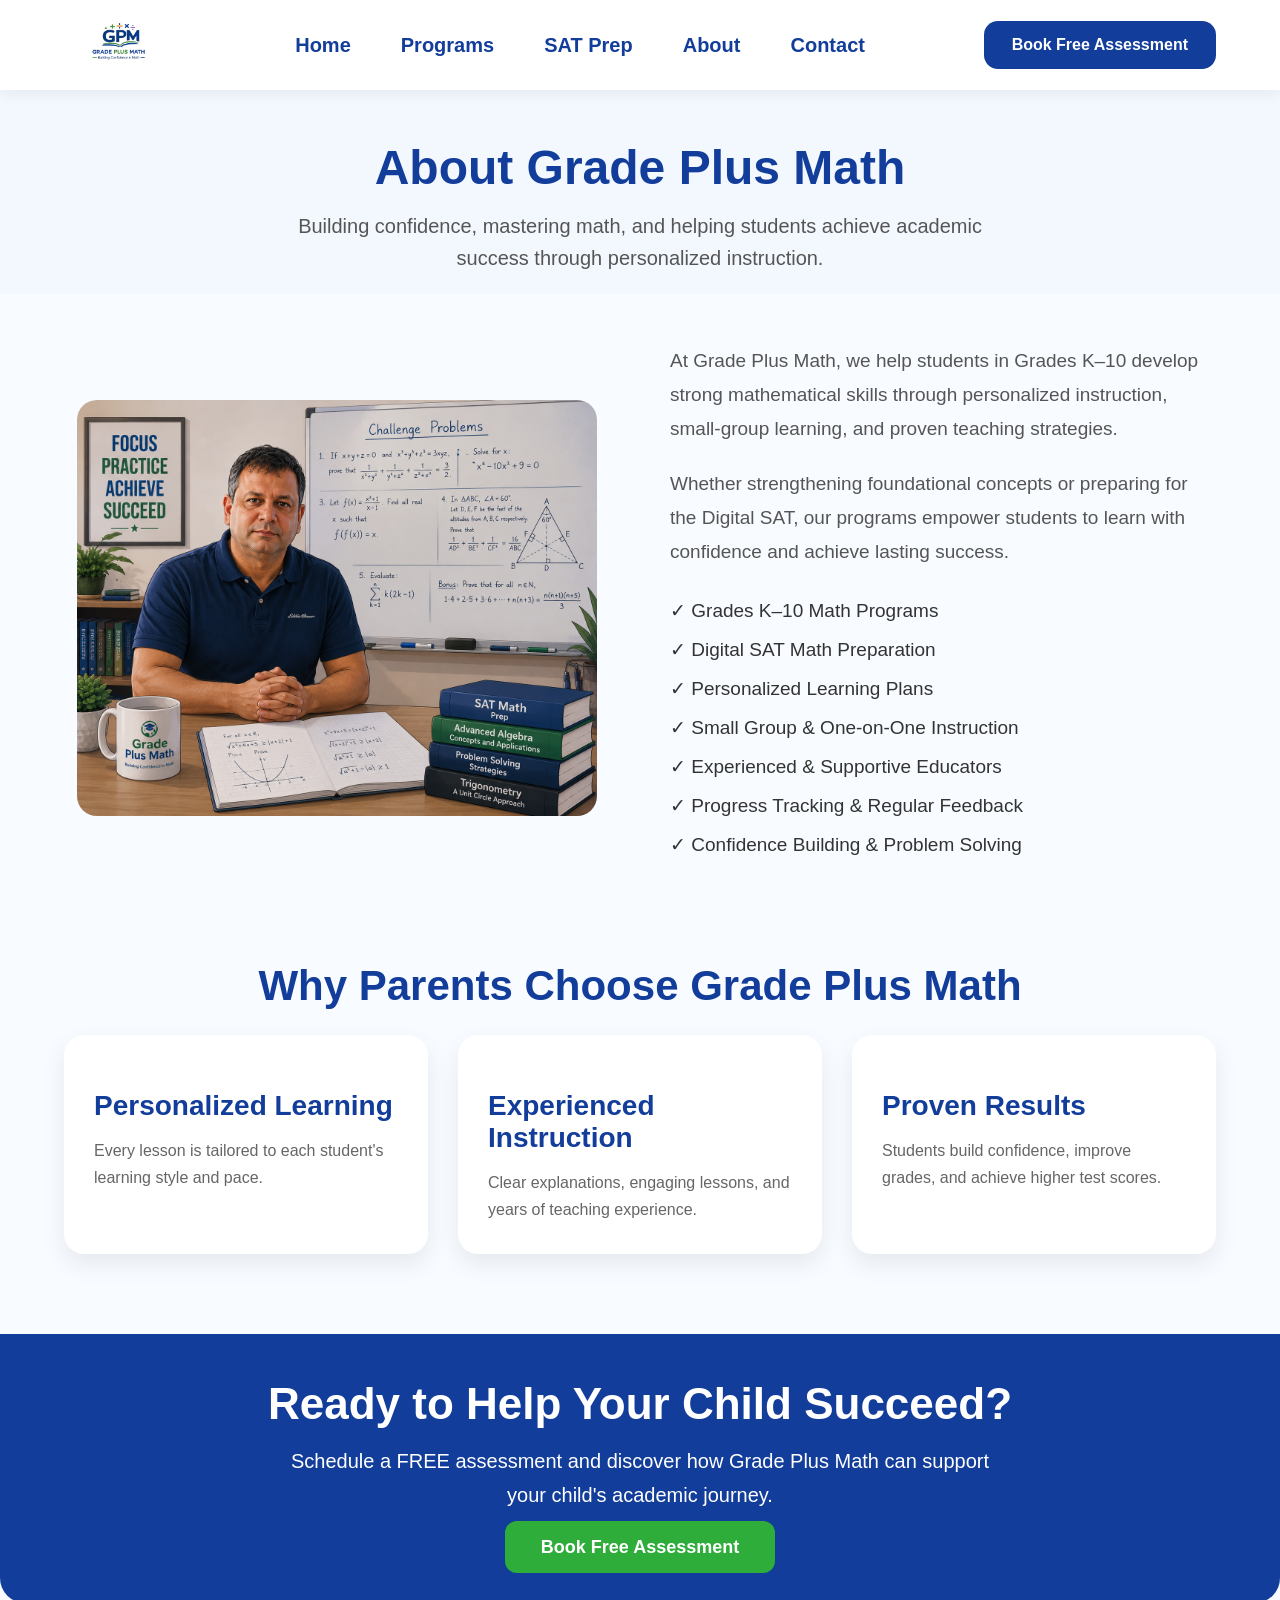
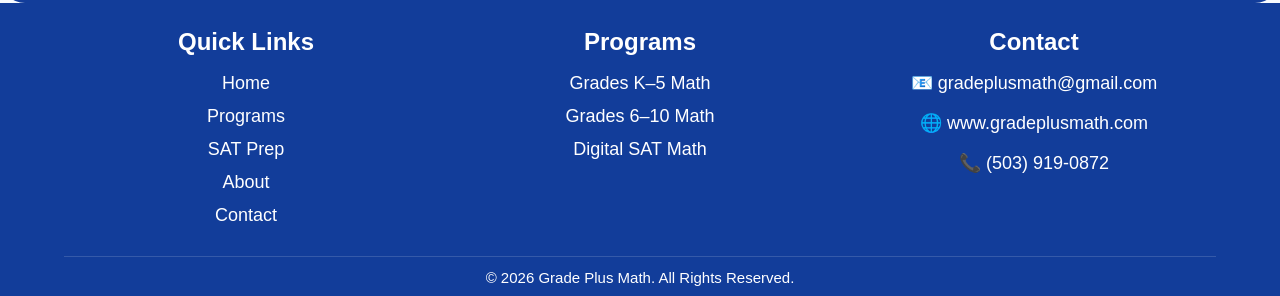
<file: about.html>
<!DOCTYPE html>
<html lang="en">

<head>

    <meta charset="UTF-8">
    <meta name="viewport" content="width=device-width, initial-scale=1.0">

    <title>Grade Plus Math</title>

    <link rel="stylesheet" href="css/style.css">

</head>

<body>

    <!-- ===== HEADER START ===== -->
   <header>

    <div class="container">

        <div class="logo">
            <img src="images/logo.png" alt="Grade Plus Math Logo">
        </div>

        <nav>

    <ul class="nav-links">

        <li><a href="index.html">Home</a></li>

        <li><a href="programs.html">Programs</a></li>

        <li><a href="sat-prep.html">SAT Prep</a></li>

        <li><a href="about.html">About</a></li>

        <li><a href="contact.html">Contact</a></li>

    </ul>

</nav>

        <a href="#" class="btn">Book Free Assessment</a>

    </div>   <!-- ← THIS WAS MISSING -->

</header>
    <!-- ===== HEADER END ===== -->
<!-- ==========================
     ABOUT HERO
========================== -->

<section class="page-hero">

    <div class="container">

        <h1>About Grade Plus Math</h1>

        <p>
            Building confidence, mastering math, and helping students achieve
            academic success through personalized instruction.
        </p>

    </div>

</section>

<!-- ==========================
     ABOUT US
========================== -->

<section class="program-details">

    <div class="container program-row">

        <!-- Left Image -->
        <div class="program-image">
            <img src="images/about-teacher.png" alt="Grade Plus Math">
        </div>

        <div class="about-content">   
    
    <p>
        At Grade Plus Math, we help students in Grades K–10 develop
        strong mathematical skills through personalized instruction,
        small-group learning, and proven teaching strategies.
    </p>

    <p>
        Whether strengthening foundational concepts or preparing
        for the Digital SAT, our programs empower students to
        learn with confidence and achieve lasting success.
    </p>

    <ul class="about-list">
        <li>✓ Grades K–10 Math Programs</li>
        <li>✓ Digital SAT Math Preparation</li>
        <li>✓ Personalized Learning Plans</li>
        <li>✓ Small Group & One-on-One Instruction</li>
        <li>✓ Experienced & Supportive Educators</li>
        <li>✓ Progress Tracking & Regular Feedback</li>
        <li>✓ Confidence Building & Problem Solving</li>
    </ul>

</div>



</section>
<section class="programs">

    <div class="container">

        <h2 class="section-title">
            Why Parents Choose Grade Plus Math
        </h2>

        <div class="program-grid">

            <div class="program-card">
                <h3>Personalized Learning</h3>
                <p>Every lesson is tailored to each student's learning style and pace.</p>
            </div>

            <div class="program-card">
                <h3>Experienced Instruction</h3>
                <p>Clear explanations, engaging lessons, and years of teaching experience.</p>
            </div>

            <div class="program-card">
                <h3>Proven Results</h3>
                <p>Students build confidence, improve grades, and achieve higher test scores.</p>
            </div>

        </div>

    </div>

</section>



<section class="cta">

    <div class="container">

        <h2>Ready to Help Your Child Succeed?</h2>

        <p>
            Schedule a FREE assessment and discover how Grade Plus Math
            can support your child's academic journey.
        </p>

        <a href="contact.html#assessment-form" class="btn">
            Book Free Assessment
        </a>

    </div>

</section>

<footer class="footer">

    <div class="container">

        <div class="footer-grid">

            <!-- Quick Links -->
            <div class="footer-column">

                <h3>Quick Links</h3>

                <a href="index.html">Home</a>
                <a href="programs.html">Programs</a>
                <a href="sat-prep.html">SAT Prep</a>
                <a href="about.html">About</a>
                <a href="contact.html">Contact</a>

            </div>

            <!-- Programs -->
            <div class="footer-column">

                <h3>Programs</h3>

                <a href="programs.html#k5">Grades K–5 Math</a>
                <a href="programs.html#middle">Grades 6–10 Math</a>
                <a href="sat-prep.html">Digital SAT Math</a>

            </div>

            <!-- Contact -->
            <div class="footer-column">

                <h3>Contact</h3>

                <p>📧 gradeplusmath@gmail.com</p>
                <p>🌐 www.gradeplusmath.com</p>
                <p>📞 (503) 919-0872</p>

            </div>

        </div>

        <div class="footer-bottom">
            © 2026 Grade Plus Math. All Rights Reserved.
        </div>

    </div>

</footer>

</body>

</html>
</file>
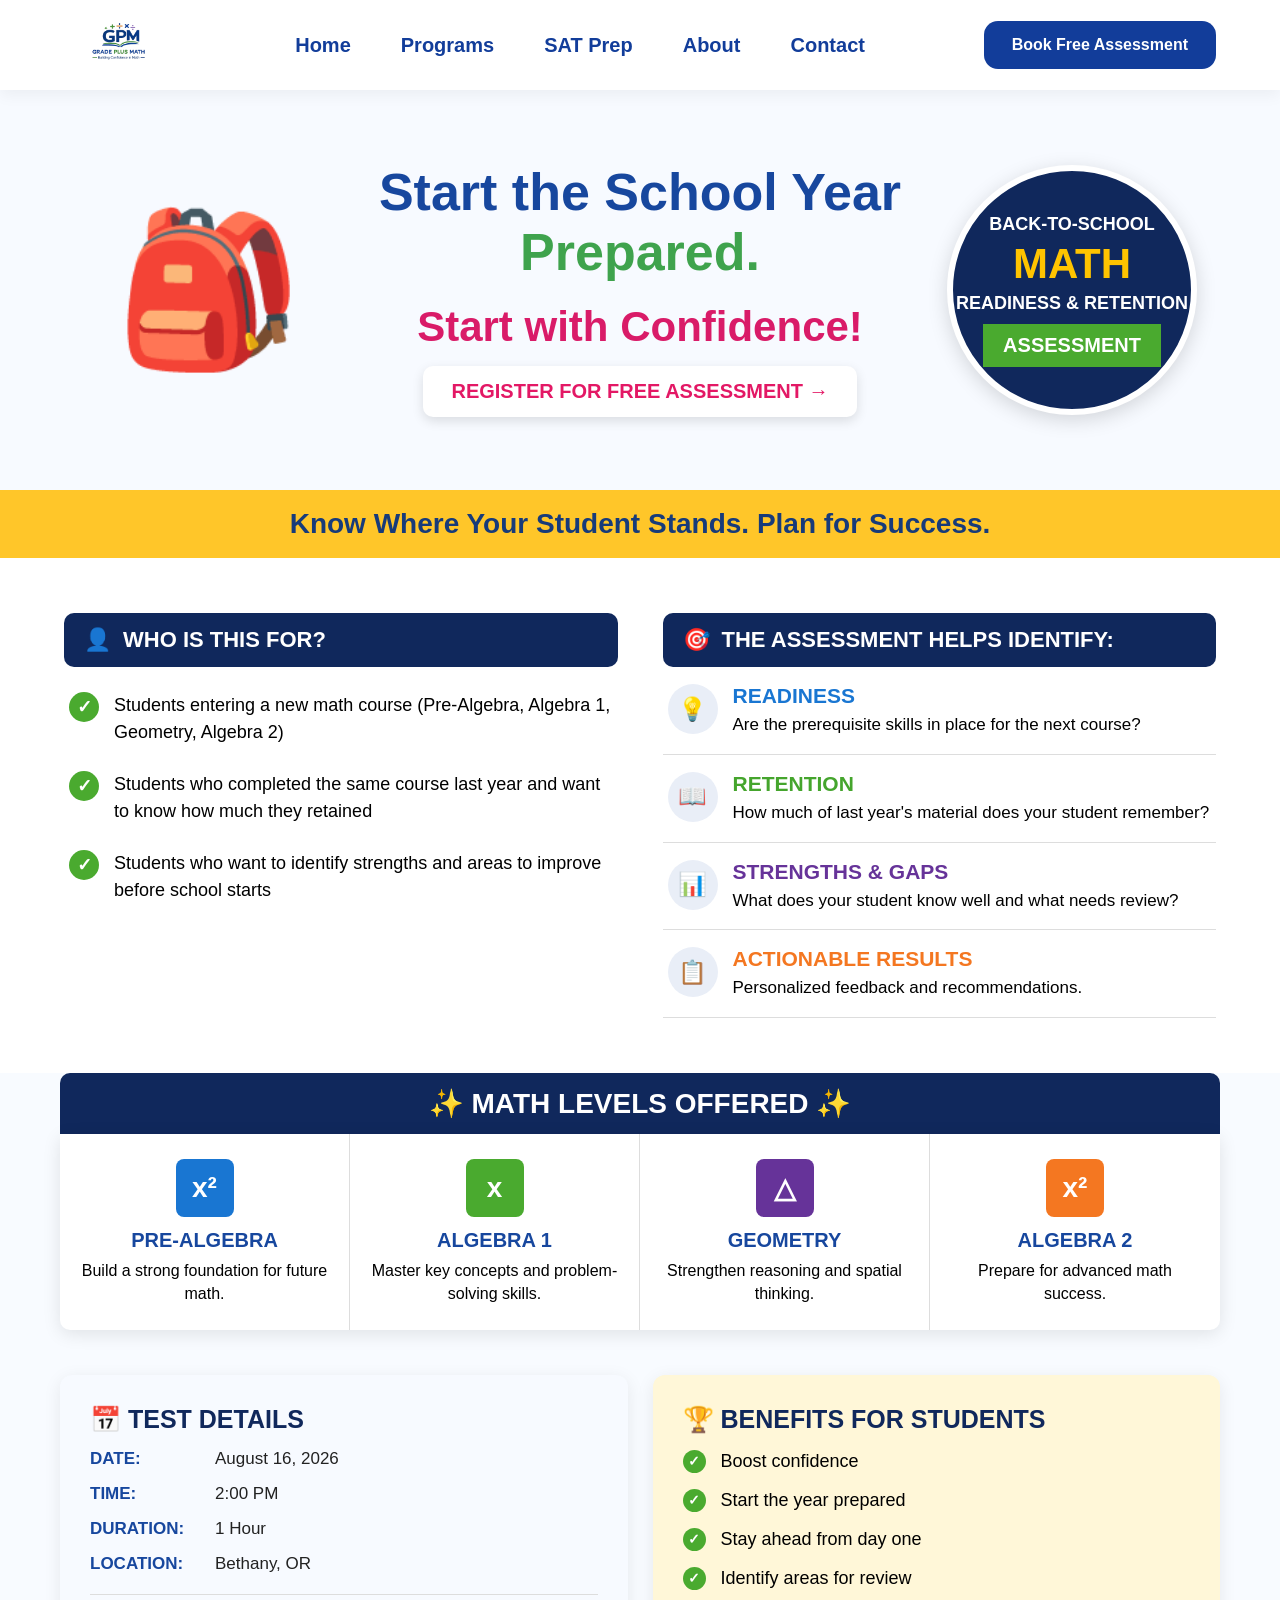
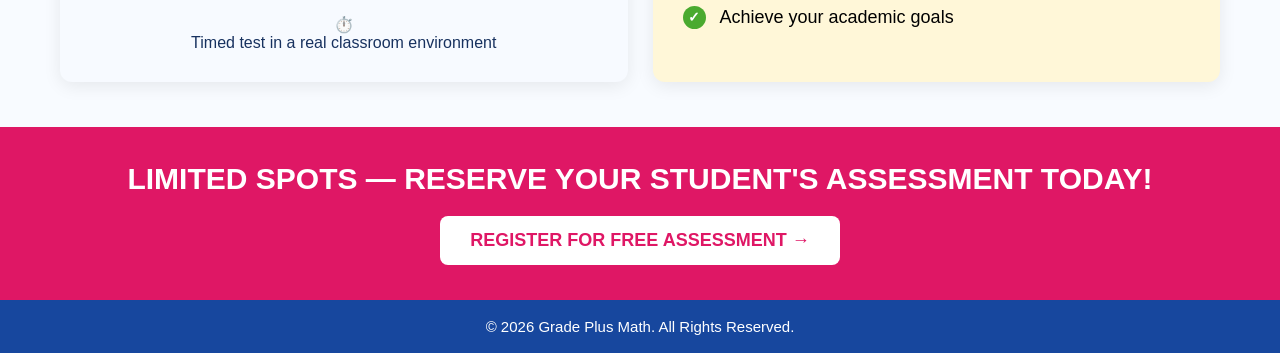
<file: assessment.html>
<!DOCTYPE html>
<html lang="en">

<head>

    <meta charset="UTF-8">

    <meta name="viewport" content="width=device-width, initial-scale=1.0">

    <title>Back-to-School Math Assessment | Grade Plus Math</title>

    <!-- Main Website CSS -->
    <link rel="stylesheet" href="css/style.css">

    <!-- Assessment Page CSS -->
    <link rel="stylesheet" href="css/assessment.css">

</head>


<body>


<!-- =====================================================
     HEADER
===================================================== -->

<header>

    <div class="container">

        <!-- Logo -->

        <div class="logo">

            <img
                src="images/logo.png"
                alt="Grade Plus Math"
            >

        </div>


        <!-- Navigation -->

        <nav>

            <ul class="nav-links">

                <li>
                    <a href="index.html">
                        Home
                    </a>
                </li>

                <li>
                    <a href="programs.html">
                        Programs
                    </a>
                </li>

                <li>
                    <a href="sat-prep.html">
                        SAT Prep
                    </a>
                </li>

                <li>
                    <a href="about.html">
                        About
                    </a>
                </li>

                <li>
                    <a href="contact.html">
                        Contact
                    </a>
                </li>

            </ul>

        </nav>


        <!-- Header Button -->

        <a
            href="contact.html#assessment-form"
            class="btn"
        >
            Book Free Assessment
        </a>

    </div>

</header>



<!-- =====================================================
     HERO SECTION
===================================================== -->

<section class="assessment-hero">


    <!-- Backpack -->

    <div class="hero-backpack">

        🎒

    </div>



    <!-- Main Message -->

    <div class="hero-message">

        <h1>

            Start the School Year

            <span>
                Prepared.
            </span>

        </h1>


        <h2>

            Start with

            <strong>
                Confidence!
            </strong>

        </h2>

       <a href="contact.html#assessment-form"
       class="hero-register-btn">
        REGISTER FOR FREE ASSESSMENT →
    </a>

    </div>

    <!-- Assessment Badge -->

    <div class="assessment-badge">

        <div>
            BACK-TO-SCHOOL
        </div>

        <strong>
            MATH
        </strong>

        <div>
            READINESS & RETENTION
        </div>

        <span>
            ASSESSMENT
        </span>

    </div>


</section>



<!-- =====================================================
     INTRO BAR
===================================================== -->

<section class="assessment-intro">

    <h2>

        Know Where Your Student Stands.
        Plan for Success.

    </h2>

</section>



<!-- =====================================================
     WHO IS THIS FOR / ASSESSMENT IDENTIFIES
===================================================== -->

<section class="assessment-main">

    <div class="assessment-columns">


        <!-- ================= LEFT COLUMN ================= -->

        <div class="info-panel">


            <div class="panel-title">

                👤

                <span>
                    WHO IS THIS FOR?
                </span>

            </div>



            <!-- Student Type 1 -->

            <div class="check-item">

                <span>
                    ✓
                </span>

                <p>

                    Students entering a new math course
                    (Pre-Algebra, Algebra 1, Geometry,
                    Algebra 2)

                </p>

            </div>



            <!-- Student Type 2 -->

            <div class="check-item">

                <span>
                    ✓
                </span>

                <p>

                    Students who completed the same
                    course last year and want to know
                    how much they retained

                </p>

            </div>



            <!-- Student Type 3 -->

            <div class="check-item">

                <span>
                    ✓
                </span>

                <p>

                    Students who want to identify
                    strengths and areas to improve
                    before school starts

                </p>

            </div>


        </div>



        <!-- ================= RIGHT COLUMN ================= -->

        <div class="info-panel">


            <div class="panel-title">

                🎯

                <span>
                    THE ASSESSMENT HELPS IDENTIFY:
                </span>

            </div>



            <!-- Readiness -->

            <div class="result-item blue">

                <div class="result-icon">
                    💡
                </div>

                <div>

                    <h3>
                        READINESS
                    </h3>

                    <p>

                        Are the prerequisite skills
                        in place for the next course?

                    </p>

                </div>

            </div>



            <!-- Retention -->

            <div class="result-item green">

                <div class="result-icon">
                    📖
                </div>

                <div>

                    <h3>
                        RETENTION
                    </h3>

                    <p>

                        How much of last year's material
                        does your student remember?

                    </p>

                </div>

            </div>



            <!-- Strengths -->

            <div class="result-item purple">

                <div class="result-icon">
                    📊
                </div>

                <div>

                    <h3>
                        STRENGTHS & GAPS
                    </h3>

                    <p>

                        What does your student know well
                        and what needs review?

                    </p>

                </div>

            </div>



            <!-- Actionable Results -->

            <div class="result-item orange">

                <div class="result-icon">
                    📋
                </div>

                <div>

                    <h3>
                        ACTIONABLE RESULTS
                    </h3>

                    <p>

                        Personalized feedback and
                        recommendations.

                    </p>

                </div>

            </div>


        </div>

    </div>

</section>



<!-- =====================================================
     MATH LEVELS
===================================================== -->

<section class="math-level-section">


    <!-- Section Header -->

    <div class="section-banner">

        ✨ MATH LEVELS OFFERED ✨

    </div>



    <div class="math-level-grid">


        <!-- Pre-Algebra -->

        <div class="math-level">

            <div class="math-icon blue-icon">
                x²
            </div>

            <h3>
                PRE-ALGEBRA
            </h3>

            <p>

                Build a strong foundation
                for future math.

            </p>

        </div>



        <!-- Algebra 1 -->

        <div class="math-level">

            <div class="math-icon green-icon">
                x
            </div>

            <h3>
                ALGEBRA 1
            </h3>

            <p>

                Master key concepts and
                problem-solving skills.

            </p>

        </div>



        <!-- Geometry -->

        <div class="math-level">

            <div class="math-icon purple-icon">
                △
            </div>

            <h3>
                GEOMETRY
            </h3>

            <p>

                Strengthen reasoning
                and spatial thinking.

            </p>

        </div>



        <!-- Algebra 2 -->

        <div class="math-level">

            <div class="math-icon orange-icon">
                x²
            </div>

            <h3>
                ALGEBRA 2
            </h3>

            <p>

                Prepare for advanced
                math success.

            </p>

        </div>


    </div>

</section>



<!-- =====================================================
     TEST DETAILS + BENEFITS
===================================================== -->

<section class="details-section">


    <!-- ================= TEST DETAILS ================= -->

    <div class="details-box">

        <h2>
            📅 TEST DETAILS
        </h2>


        <div class="detail-row">

            <strong>
                DATE:
            </strong>

            <span>
                August 16, 2026
            </span>

        </div>



        <div class="detail-row">

            <strong>
                TIME:
            </strong>

            <span>
                2:00 PM
            </span>

        </div>



        <div class="detail-row">

            <strong>
                DURATION:
            </strong>

            <span>
                1 Hour
            </span>

        </div>



        <div class="detail-row">

            <strong>
                LOCATION:
            </strong>

            <span>
                Bethany, OR
            </span>

        </div>



        <div class="timed-test">

            ⏱️

            <br>

            Timed test in a
            real classroom
            environment

        </div>

    </div>



    <!-- ================= BENEFITS ================= -->

    <div class="benefits-box">

        <h2>
            🏆 BENEFITS FOR STUDENTS
        </h2>


        <ul>

            <li>
                Boost confidence
            </li>

            <li>
                Start the year prepared
            </li>

            <li>
                Stay ahead from day one
            </li>

            <li>
                Identify areas for review
            </li>

            <li>
                Achieve your academic goals
            </li>

        </ul>

    </div>


</section>



<!-- =====================================================
     CALL TO ACTION
===================================================== -->

<section class="assessment-cta">


    <h2>

        LIMITED SPOTS —
        RESERVE YOUR STUDENT'S
        ASSESSMENT TODAY!

    </h2>



    <a
        href="contact.html#assessment-form"
    >

        REGISTER FOR FREE ASSESSMENT →

    </a>


</section>



<!-- =====================================================
     FOOTER
===================================================== -->

<footer class="assessment-footer">

    <p>

        © 2026 Grade Plus Math.
        All Rights Reserved.

    </p>

</footer>



</body>

</html>
</file>
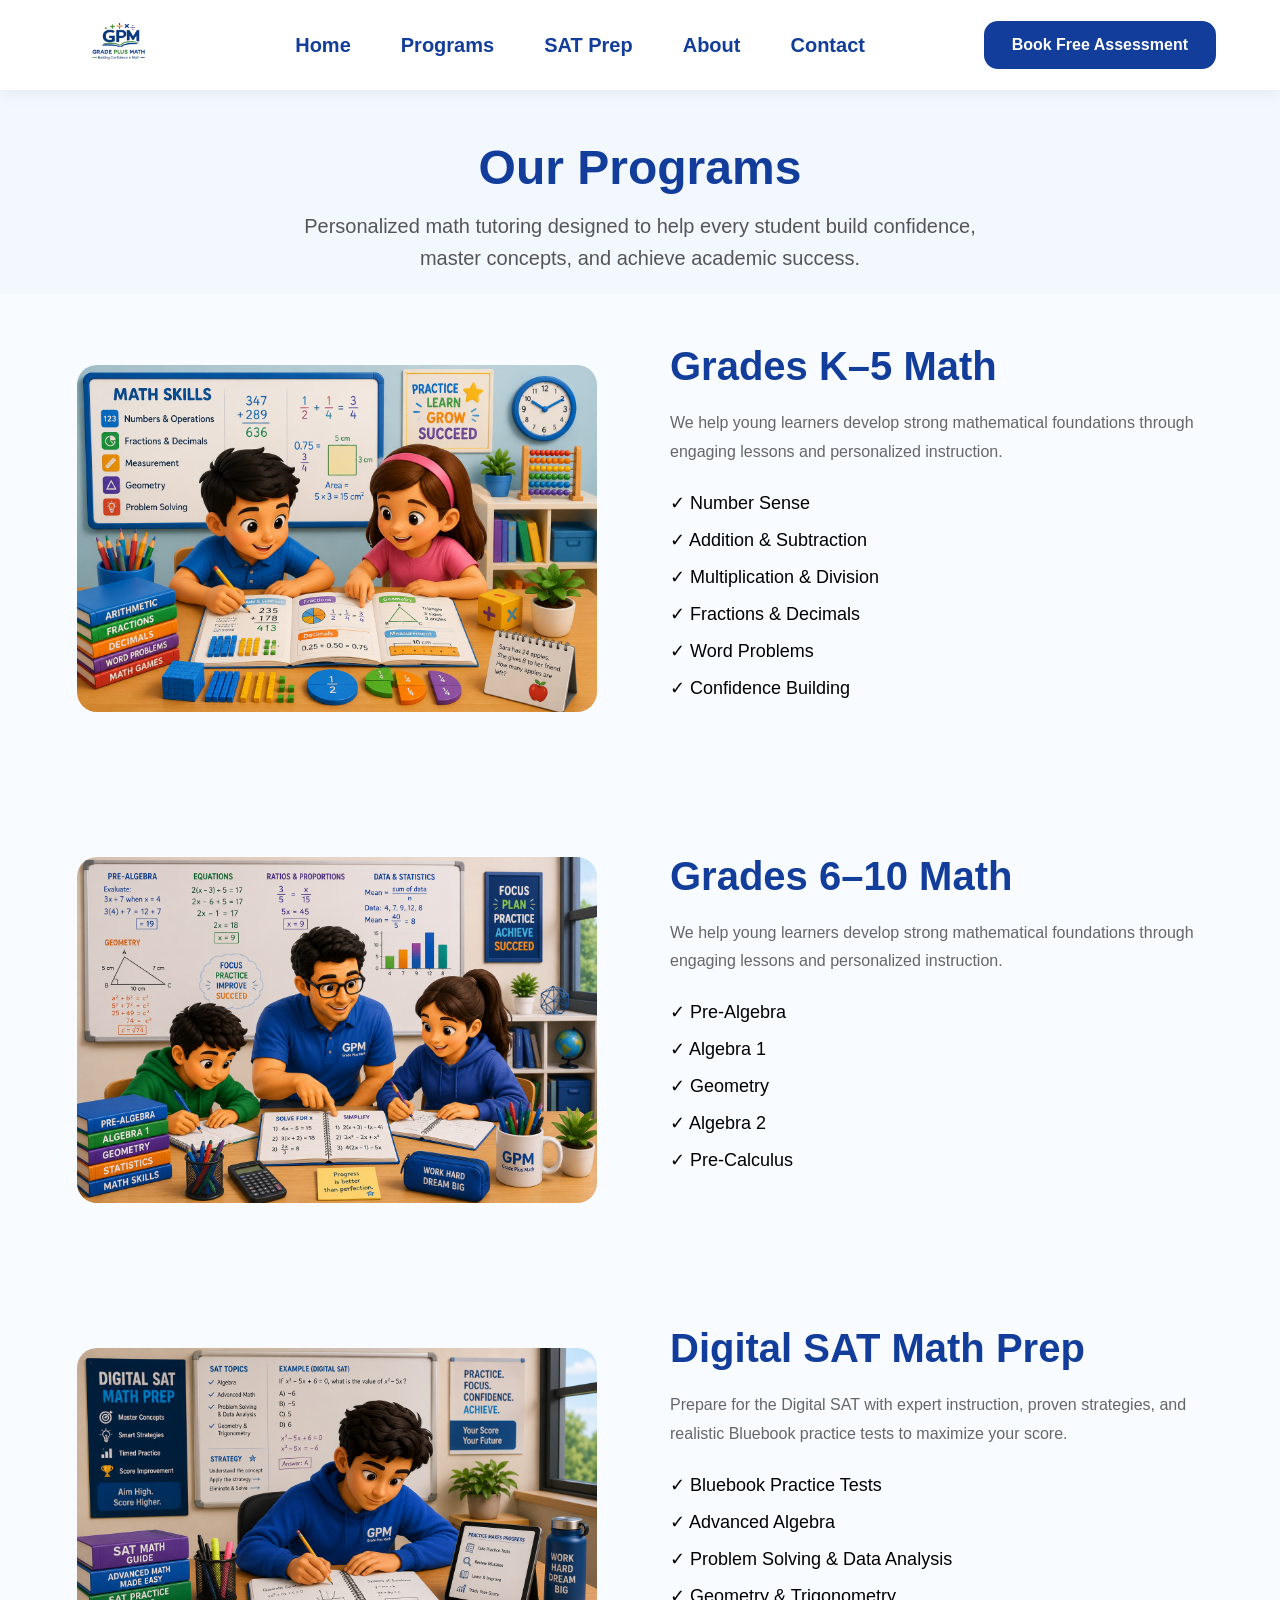
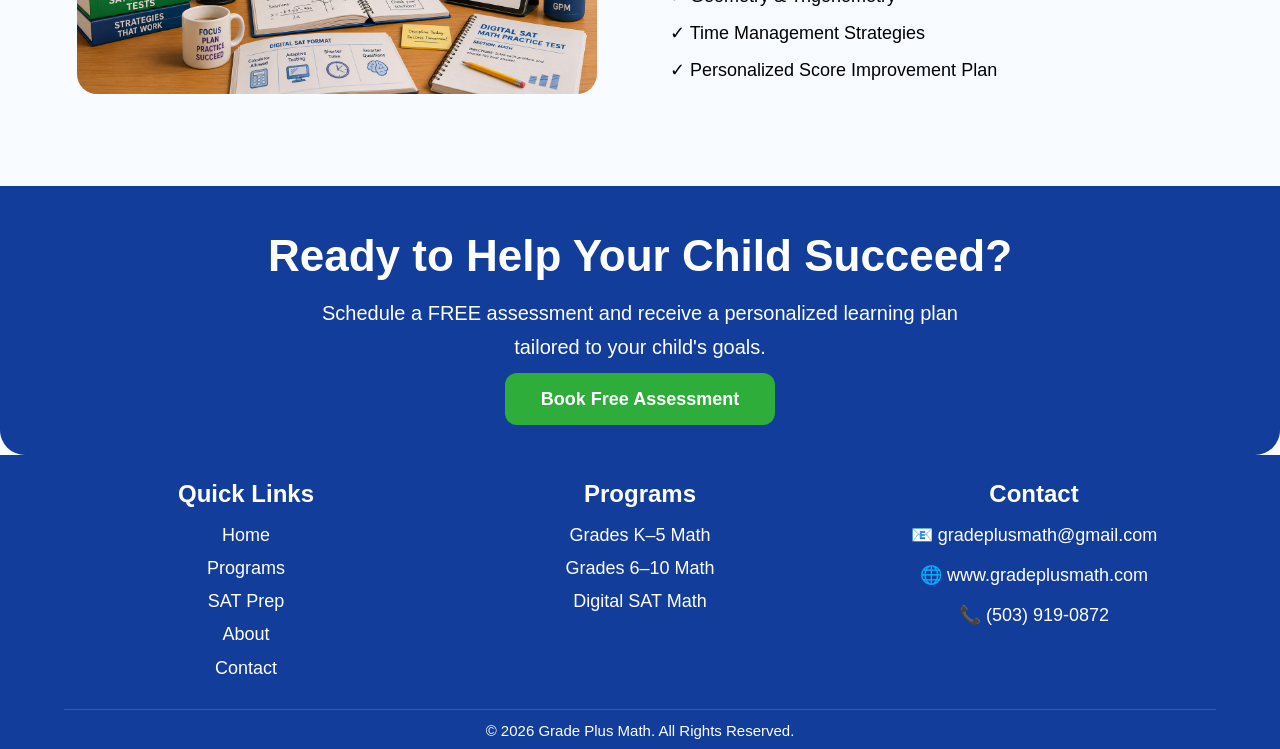
<file: programs.html>
<!DOCTYPE html>
<html lang="en">

<head>

    <meta charset="UTF-8">
    <meta name="viewport" content="width=device-width, initial-scale=1.0">

    <title>Grade Plus Math</title>

    <link rel="stylesheet" href="css/style.css">

</head>

<body>

    <!-- ===== HEADER START ===== -->
   <header>

    <div class="container">

        <div class="logo">
            <img src="images/logo.png" alt="Grade Plus Math Logo">
        </div>

        <nav>

    <ul class="nav-links">

        <li><a href="index.html">Home</a></li>

        <li><a href="programs.html">Programs</a></li>

        <li><a href="sat-prep.html">SAT Prep</a></li>

        <li><a href="about.html">About</a></li>

        <li><a href="contact.html">Contact</a></li>

    </ul>

</nav>

        <a href="contact.html#assessment-form" class="btn">
            Book Free Assessment
        </a>

    </div>   <!-- ← THIS WAS MISSING -->

</header>
    <!-- ===== HEADER END ===== -->


   <section class="page-hero">

    <div class="container">

        <h1>Our Programs</h1>

        <p>
            Personalized math tutoring designed to help every student
            build confidence, master concepts, and achieve academic success.
        </p>

    </div>

</section>

<section class="program-details">

    <div class="container program-row">

        <div class="program-image">

            <img src="images/k5.png" alt="Grades K–5 Math">

        </div>

        <div class="program-content">

            <h2>Grades K–5 Math</h2>

            <p>
                We help young learners develop strong mathematical
                foundations through engaging lessons and personalized instruction.
            </p>

            <ul>

                <li>✓ Number Sense</li>

                <li>✓ Addition & Subtraction</li>

                <li>✓ Multiplication & Division</li>

                <li>✓ Fractions & Decimals</li>

                <li>✓ Word Problems</li>

                <li>✓ Confidence Building</li>

            </ul>            

        </div>

    </div>

</section>

<section class="program-details">

    <div class="container program-row">

        <div class="program-image">

            <img src="images/middle-school.png" alt="Grades 6–10 Math">
        </div>

        <div class="program-content">

            <h2>Grades 6–10 Math</h2>

            <p>
                We help young learners develop strong mathematical
                foundations through engaging lessons and personalized instruction.
            </p>

            <ul>
                <li>✓ Pre-Algebra</li> 
                <li>✓ Algebra 1</li>                  
                <li>✓ Geometry</li>
                <li>✓ Algebra 2</li>
                <li>✓ Pre-Calculus</li>
            </ul>           

        </div>

    </div>

</section>

<!-- ==========================
     DIGITAL SAT PROGRAM
========================== -->

<section class="program-details">

    <div class="container program-row">

        <div class="program-image">

            <img src="images/sat.png" alt="Digital SAT Math Prep">

        </div>

        <div class="program-content">

            <h2>Digital SAT Math Prep</h2>

            <p>
                Prepare for the Digital SAT with expert instruction, proven
                strategies, and realistic Bluebook practice tests to maximize
                your score.
            </p>

            <ul>
                <li>✓ Bluebook Practice Tests</li>
                <li>✓ Advanced Algebra</li>
                <li>✓ Problem Solving & Data Analysis</li>
                <li>✓ Geometry & Trigonometry</li>
                <li>✓ Time Management Strategies</li>
                <li>✓ Personalized Score Improvement Plan</li>
            </ul>       

        </div>

    </div>

</section>
<!-- ==========================
     CALL TO ACTION
========================== -->

<section class="cta">

    <div class="container">

        <h2>Ready to Help Your Child Succeed?</h2>

        <p>
            Schedule a FREE assessment and receive a personalized learning plan
            tailored to your child's goals.
        </p>

        <a href="contact.html#assessment-form" class="btn">
            Book Free Assessment
        </a>
      </div>

</section>

<footer class="footer">

    <div class="container">

        <div class="footer-grid">

            <!-- Quick Links -->
            <div class="footer-column">

                <h3>Quick Links</h3>

                <a href="index.html">Home</a>
                <a href="programs.html">Programs</a>
                <a href="sat-prep.html">SAT Prep</a>
                <a href="about.html">About</a>
                <a href="contact.html">Contact</a>

            </div>

            <!-- Programs -->
            <div class="footer-column">

                <h3>Programs</h3>

                <a href="programs.html#k5">Grades K–5 Math</a>
                <a href="programs.html#middle">Grades 6–10 Math</a>
                <a href="sat-prep.html">Digital SAT Math</a>

            </div>

            <!-- Contact -->
            <div class="footer-column">

                <h3>Contact</h3>

                <p>📧 gradeplusmath@gmail.com</p>
                <p>🌐 www.gradeplusmath.com</p>
                <p>📞 (503) 919-0872</p>

            </div>

        </div>

        <div class="footer-bottom">
            © 2026 Grade Plus Math. All Rights Reserved.
        </div>

    </div>

</footer>
</body>
</html>
</file>
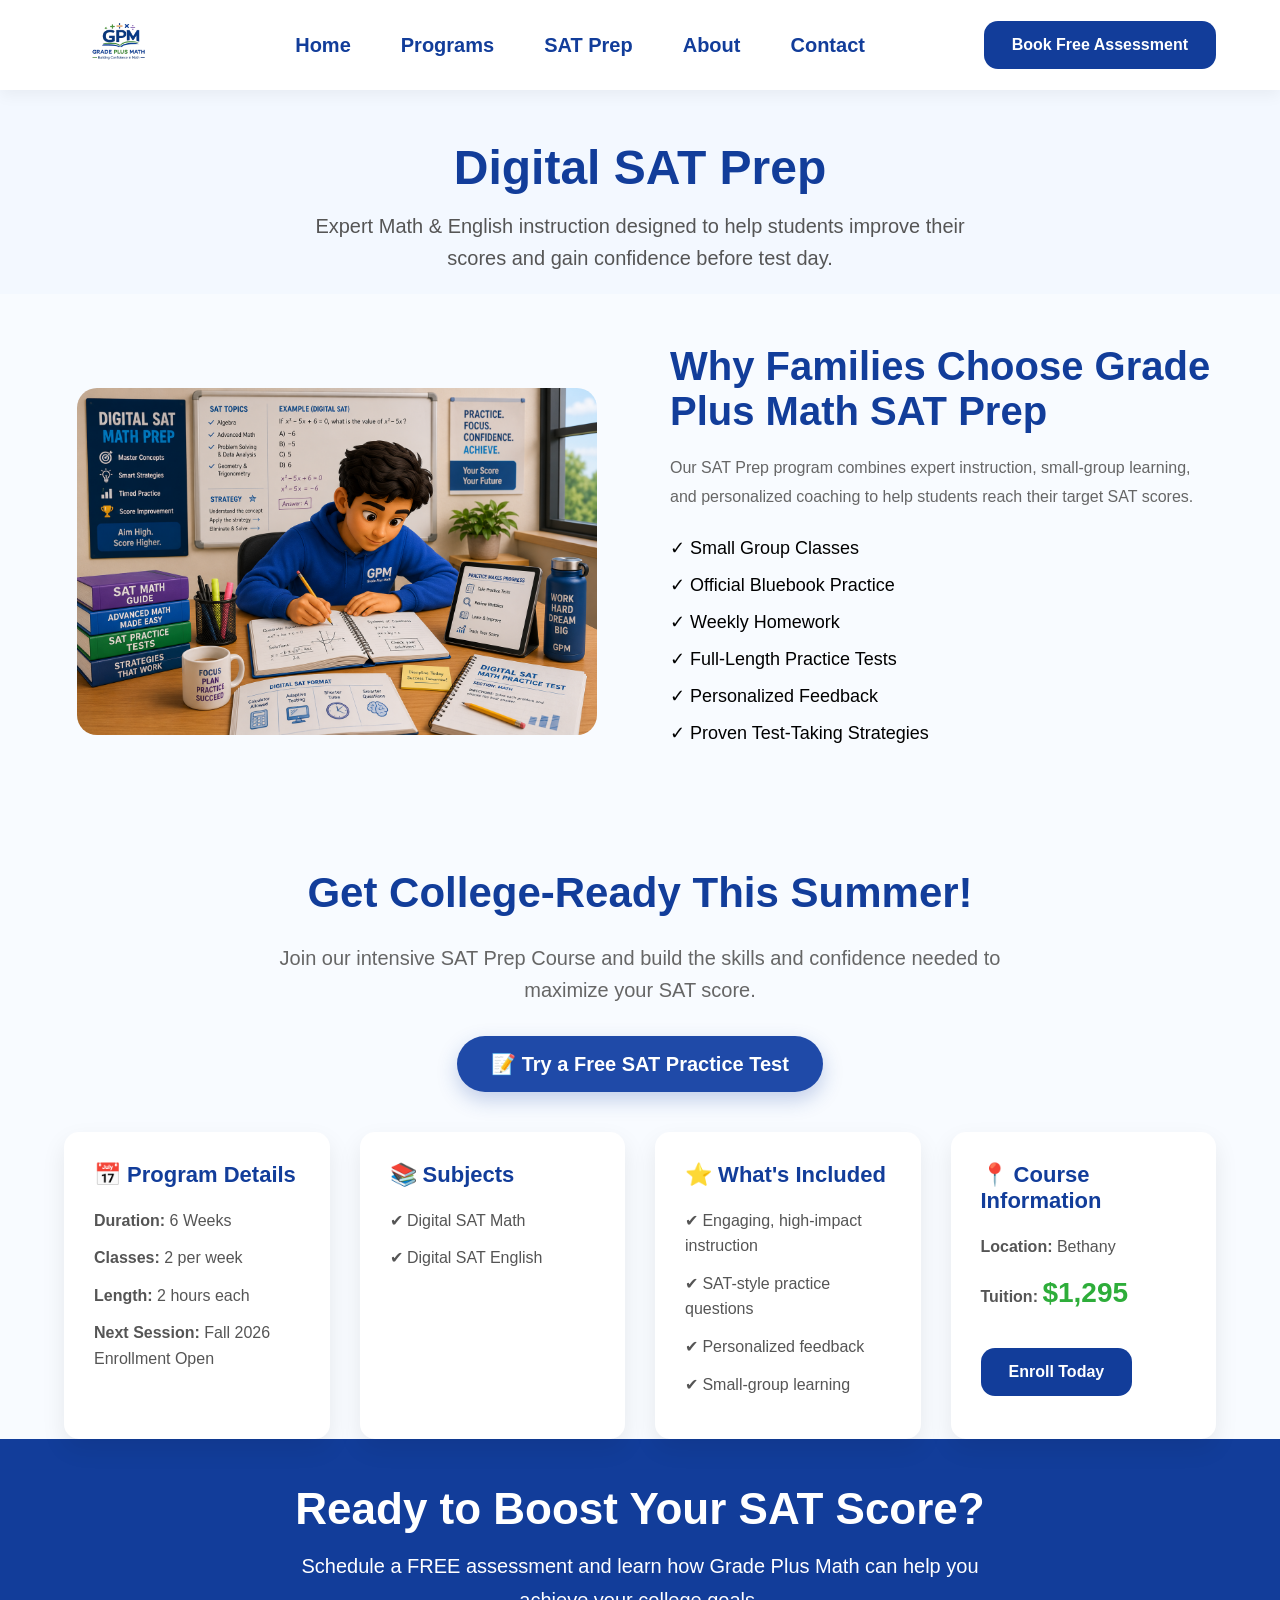
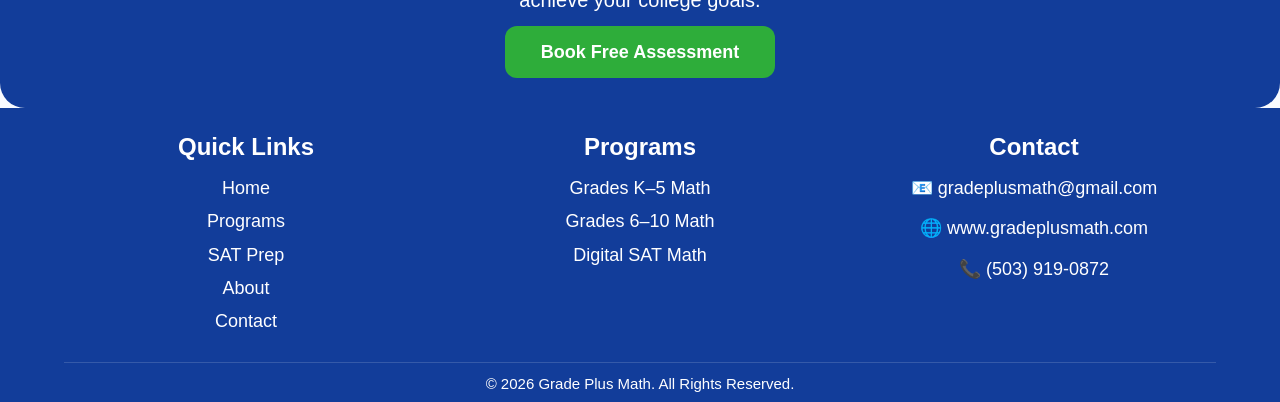
<file: sat-prep.html>
<!DOCTYPE html>
<html lang="en">

<head>

    <meta charset="UTF-8">
    <meta name="viewport" content="width=device-width, initial-scale=1.0">

    <title>Grade Plus Math</title>

    <link rel="stylesheet" href="css/style.css">

</head>

<body>

    <!-- ===== HEADER START ===== -->
   <header>

    <div class="container">

        <div class="logo">
            <img src="images/logo.png" alt="Grade Plus Math Logo">
        </div>

        <nav>

    <ul class="nav-links">

        <li><a href="index.html">Home</a></li>

        <li><a href="programs.html">Programs</a></li>

        <li><a href="sat-prep.html">SAT Prep</a></li>

        <li><a href="about.html">About</a></li>

        <li><a href="contact.html">Contact</a></li>

    </ul>

</nav>

        <a href="contact.html#assessment-form" class="btn">
            Book Free Assessment
        </a>

    </div>   <!-- ← THIS WAS MISSING -->

</header>
    <!-- ===== HEADER END ===== -->
<!-- ==========================
     SAT HERO
========================== -->

<section class="page-hero">

    <div class="container">

        <h1>Digital SAT Prep</h1>

        <p>
            Expert Math & English instruction designed to help students
            improve their scores and gain confidence before test day.
        </p>

    </div>

</section>
<!-- ==========================
     WHY CHOOSE SAT
========================== -->

<section class="program-details">

    <div class="container program-row">

        <div class="program-image">

            <img src="images/sat.png" alt="Digital SAT Prep">

        </div>

        <div class="program-content">

            <h2>Why Families Choose Grade Plus Math SAT Prep</h2>

            <p>
                Our SAT Prep program combines expert instruction, small-group
                learning, and personalized coaching to help students reach
                their target SAT scores.
            </p>

            <ul>

                <li>✓ Small Group Classes</li>
                <li>✓ Official Bluebook Practice</li>
                <li>✓ Weekly Homework</li>
                <li>✓ Full-Length Practice Tests</li>
                <li>✓ Personalized Feedback</li>
                <li>✓ Proven Test-Taking Strategies</li>

            </ul>

        </div>

    </div>

</section>

<!-- ==========================
     SUMMER SAT COURSE
========================== -->

<section class="sat-course">

    <div class="container">

        <h2 class="section-title">
            Get College-Ready This Summer!
        </h2>

        <p class="section-subtitle">
            Join our intensive SAT Prep Course and build the skills and confidence
            needed to maximize your SAT score.
        </p>
   
        <div class="sat-demo">
            <a href="https://sat-genius-f51fa.web.app/" target="_blank" class="sat-demo-btn">
                📝 Try a Free SAT Practice Test
            </a>
        </div>

        <div class="course-grid">

            <div class="course-card">

                <h3>📅 Program Details</h3>

                <ul>
                    <li><strong>Duration:</strong> 6 Weeks</li>
                    <li><strong>Classes:</strong> 2 per week</li>
                    <li><strong>Length:</strong> 2 hours each</li>
                    <li><strong>Next Session:</strong> Fall 2026 Enrollment Open</li>
                </ul>

            </div>

            <div class="course-card">

                <h3>📚 Subjects</h3>

                <ul>
                    <li>✔ Digital SAT Math</li>
                    <li>✔ Digital SAT English</li>
                </ul>

            </div>

            <div class="course-card">

                <h3>⭐ What's Included</h3>

                <ul>
                    <li>✔ Engaging, high-impact instruction</li>
                    <li>✔ SAT-style practice questions</li>
                    <li>✔ Personalized feedback</li>
                    <li>✔ Small-group learning</li>
                </ul>

            </div>

            <div class="course-card">

                <h3>📍 Course Information</h3>

                <ul>
                    <li><strong>Location:</strong> Bethany</li>
                    <li><strong>Tuition:</strong> <span class="price">$1,295</span></li>
                </ul>

                <a href="contact.html" class="btn">
                    Enroll Today
                </a>

            </div>

        </div>

    </div>

</section>


<section class="cta">

    <div class="container">

        <h2>Ready to Boost Your SAT Score?</h2>

        <p>
            Schedule a FREE assessment and learn how Grade Plus Math can help
            you achieve your college goals.
        </p>

        <a href="contact.html#assessment-form" class="btn">
            Book Free Assessment
        </a>

    </div>

</section>

  

<footer class="footer">

    <div class="container">

        <div class="footer-grid">

            <!-- Quick Links -->
            <div class="footer-column">

                <h3>Quick Links</h3>

                <a href="index.html">Home</a>
                <a href="programs.html">Programs</a>
                <a href="sat-prep.html">SAT Prep</a>
                <a href="about.html">About</a>
                <a href="contact.html">Contact</a>

            </div>

            <!-- Programs -->
            <div class="footer-column">

                <h3>Programs</h3>

                <a href="programs.html#k5">Grades K–5 Math</a>
                <a href="programs.html#middle">Grades 6–10 Math</a>
                <a href="sat-prep.html">Digital SAT Math</a>

            </div>

            <!-- Contact -->
            <div class="footer-column">

                <h3>Contact</h3>

                <p>📧 gradeplusmath@gmail.com</p>
                <p>🌐 www.gradeplusmath.com</p>
                <p>📞 (503) 919-0872</p>

            </div>

        </div>

        <div class="footer-bottom">
            © 2026 Grade Plus Math. All Rights Reserved.
        </div>

    </div>

</footer>

</body>

</html>
</file>
<file: css/style.css>
/* Reset */

*{
    margin:0;
    padding:0;
    box-sizing:border-box;
}

body{

    font-family:'Poppins',sans-serif;
    background:#F8FBFF;

}

/* Container */

.container{

    width:90%;
    max-width:1300px;
    margin:auto;

}

/* Header */

header{

    background:white;
    height:90px;
    display:flex;
    align-items:center;
    box-shadow:0 5px 15px rgba(0,0,0,.05);
    position:sticky;
    top:0;
    z-index:1000;

}

/* Flex */

header .container{

    display:flex;
    justify-content:space-between;
    align-items:center;

}

/* Logo */

.logo{

    display:flex;

    align-items:center;

    gap:18px;

}

.logo img{
    height:75px;
    width:auto;
}

.logo h2{

    color:#123D9A;
    font-size:30px;

}

.logo span{

    color:#2EAD3A;

}

.logo p{

    color:#2EAD3A;
    font-size:14px;

}

/* Menu */

nav ul{

    display:flex;
    list-style:none;
    gap:50px;
    align-items:center;

}

nav a{
    color:#123D9A;
    text-decoration:none;
    font-size:20px;
    font-weight:600;
}

nav a:hover{

    color:#2EAD3A;

}

/* Button */

.btn{
    background:#123D9A;
    color:white;
    text-decoration:none;
    padding:15px 28px;
    border-radius:14px;
    font-weight:600;
    transition:.3s;
}

.btn:hover{
    background:#2EAD3A;
}

.btn-outline{
    display:inline-flex;
    align-items:center;
    gap:8px;
    color:#123D9A;
    text-decoration:none;
    font-size:20px;
    font-weight:700;
    transition:all .3s ease;
}

.btn-outline::after{
    content:"→";
    transition:transform .3s ease;
}

.btn-outline:hover{
    color:#2EAD3A;
}

.btn-outline:hover::after{
    transform:translateX(6px);
}
/* =========================
   HERO
========================= */

.hero{

    background:#F8FBFF;    
    padding:50px 0 30px;
}

.hero-container{

    display:flex;
    align-items:center;
    justify-content:space-between;
    gap:50px;

}

.hero-text{
    flex:0 0 42%;
}

.hero-image{
    flex:0 0 55%;
}

.hero-image img{

    width:100%;
    max-width:600px;
    height:auto;
    display:block;
    margin:0 auto;

}

.hero h1{
    font-size:44px;
    line-height:1.15;
    font-weight:700;
    color:#123D9A;
    margin-bottom:20px;
}

.hero p{
    font-size:20px;
    line-height:1.7;
    color:#555;
    max-width:480px;
    margin-bottom:35px;
}

.hero-link,
.hero-link:visited{

    color:#123D9A;
    text-decoration:none;
    font-size:22px;
    font-weight:700;

}

.hero-link:hover{

    color:#2EAD3A;

}

.hero-buttons{

    display:flex;
    gap:20px;

}

.btn,
.btn-outline{
    transition:all .3s ease;
}

.btn:hover{
    transform:translateY(-3px);
    box-shadow:0 10px 25px rgba(18,61,154,.25);
}

.btn-outline:hover{
    transform:translateY(-3px);
}

/* =========================
   PROGRAMS
========================= */

.programs{
    padding: 20px 0 80px;
}

.section-title{

    text-align:center;
    font-size:42px;
    color:#123D9A;
     margin-top: 0;
    margin-bottom: 25px;

}

.section-subtitle{

    text-align:center;
    max-width:750px;
    margin:0 auto 20px;
    font-size:20px;
    color:#666;
    line-height:1.6;

}

.program-grid{

    display:grid;

    grid-template-columns:repeat(3,1fr);

    gap:30px;

}

.program-card{

    background:white;

    border-radius:20px;

    padding:30px;

    box-shadow:0 10px 25px rgba(0,0,0,.08);

    transition:.3s;

}

.program-card:hover{

    transform:translateY(-10px);

}

.program-card img{

    width:100%;

    border-radius:15px;

}

.program-card h3{

    margin:25px 0 15px;

    color:#123D9A;

    font-size:28px;

}

.program-card p{

    color:#666;

    line-height:1.7;

}

.program-card a{

    display:inline-block;

    margin-top:25px;

    text-decoration:none;

    color:#123D9A;

    font-weight:bold;

}

/*==========================
WHY US
==========================*/

.why-us{

    padding:50px 0;
    background:white;

}

.why-grid{

    display:grid;
    grid-template-columns:repeat(4,1fr);
    gap:30px;

}

.why-card{

    text-align:center;
    padding:35px 25px;
    border-radius:20px;
    transition:.3s;
    background:#F8FBFF;

}

.why-card:hover{

    transform:translateY(-10px);
    box-shadow:0 15px 30px rgba(0,0,0,.08);

}

.why-card img{

    width:90px;
    margin-bottom:20px;

}

.why-card h3{

    color:#123D9A;
    margin-bottom:15px;

}

.why-card p{

    color:#666;
    line-height:1.7;

}

/*==========================
STATS
==========================*/

.stats{
    background:#F3F7FC;
    padding:70px 0;
}

.stats-grid{
    display:grid;
    grid-template-columns:repeat(4,1fr);
    gap:30px;
}

.stat-card{
    background:white;
    border-radius:20px;
    padding:35px 25px;
    text-align:center;
    box-shadow:0 10px 25px rgba(0,0,0,.08);
    transition:.3s;
}

.stat-card:hover{
    transform:translateY(-8px);
}

.icon{
    font-size:42px;
    margin-bottom:20px;
}

.stat-card h2{
    color:#123D9A;
    font-size:42px;
    margin-bottom:10px;
}

.stat-card h4{
    color:#123D9A;
    margin-bottom:10px;
}

.stat-card p{
    color:#666;
    line-height:1.6;
}

/*==========================
FOOTER
==========================*/

.footer{
    background:#123D9A;
    color:#fff;
    padding:25px 0 10px;
}

.footer-grid{
    display:grid;
    grid-template-columns:repeat(3,1fr);
    gap:30px;
    align-items:start;
}

.footer-column{
    text-align:center;
}

.footer-column h3{
    font-size:24px;
    margin-bottom:15px;
    color:#fff;
}

.footer-column a,
.footer-column p{
    display:block;
    color:#fff;
    text-decoration:none;
    margin-bottom:8px;
    font-size:18px;
    line-height:1.4;
}

.footer-column a:hover{
    color:#2EAD3A;    
}
.footer-column p{

    display:flex;
    justify-content:center;
    align-items:center;
    gap:10px;
    margin-bottom:15px;
    font-size:18px;

}

.footer-column p a{

    color:#fff;
    text-decoration:none;
    transition:.3s;

}

.footer-column p a:hover{

    color:#2EAD3A;
    text-decoration:underline;

}

.footer-bottom{
    border-top:1px solid rgba(255,255,255,.15);
    margin-top:20px;
    padding-top:12px;
    text-align:center;
    font-size:15px;
}
.footer{
    position: relative;
    z-index: 10;
}

/*==========================
PROGRAMS PAGE
==========================*/

.page-hero{

    background:#F3F8FF;
    text-align:center;
    padding:50px 0 20px;

}

.page-hero h1{

    font-size:48px;
    color:#123D9A;
    font-weight:700;
    margin-bottom:15px;

}

.page-hero p{

    max-width:700px;
    margin:0 auto;
    line-height:1.6;
    color:#555;
    font-size:20px;

}

.program-details{
     padding: 20px 0 0;
}

.program-row{
    display: flex;
    align-items: flex-start;
    gap: 70px;
    margin-top: -40px;   /* moves section upward */
}

.program-image{
    flex:1.2;
}

.program-image img{
    width:100%;
    max-width:700px;
    border-radius:20px;
    display:block;
}

.program-content{

    flex:1;

}

.program-content h2{

    color:#123D9A;
    font-size:40px;
    margin-bottom:20px;

}

.program-content p{

    color:#666;
    line-height:1.8;
    margin-bottom:25px;

}

.program-content ul{

    list-style:none;
    margin-bottom:35px;

}

.program-content li{

    margin-bottom:15px;
    font-size:18px;

}

/*==========================
CALL TO ACTION
==========================*/

.cta{
    background:#123D9A;
    color:#fff;
    text-align:center;
    padding:45px 20px;
    border-bottom-left-radius:25px;
    border-bottom-right-radius:25px;
}

.cta h2{

    font-size:44px;
    margin-bottom:15px;

}

.cta p{

    font-size:20px;
    max-width:700px;
    margin:0 auto 25px;
    line-height:1.7;

}

.cta .btn{

    background:#2EAD3A;
    color:#fff;
    padding:16px 36px;
    font-size:18px;    
    text-decoration:none;
    transition:0.3s;   
    border-radius:12px;
    font-weight:600;

}

.cta .btn:hover{

    background:#269631;

}

/*========================================
  SAT COURSE SECTION
========================================*/

.sat-course{
     padding: 20px 0 0;
    background: #F8FBFF;
}

.course-grid{
    display: grid;
    grid-template-columns: repeat(auto-fit, minmax(250px, 1fr));
    gap: 30px;
    margin-top: 25px;
}

.course-card{
    background: #ffffff;
    padding: 30px;
    border-radius: 15px;
    box-shadow: 0 10px 25px rgba(0,0,0,0.08);
    transition: 0.3s ease;
}

.course-card:hover{
    transform: translateY(-8px);
    box-shadow: 0 15px 35px rgba(0,0,0,0.12);
}

.course-card h3{
    color: #123D9A;
    margin-bottom: 20px;
    font-size: 22px;
}

.course-card ul{
    list-style: none;
    padding: 0;
    margin: 0;
}

.course-card li{
    margin-bottom: 12px;
    color: #555;
    line-height: 1.6;
}

.price{
    color: #2EAD3A;
    font-size: 28px;
    font-weight: 700;
}

.course-card .btn{
    margin-top: 20px;
    display: inline-block;
}

/*========================================
  MOBILE RESPONSIVE
========================================*/

@media (max-width:768px){

    .course-grid{
        grid-template-columns: 1fr;
    }

    .course-card{
        padding: 25px;
    }

}

/* ==========================
   ABOUT PAGE
========================== */

.program-row{
    display:flex;
    align-items:center;
    gap:60px;
    padding:70px 0;
}

.program-image{
    flex:1;
}

.program-image img{
    width:100%;
    max-width:520px;
    border-radius:20px;
    display:block;
    margin:auto;
}

.about-content{
    flex:1;
}

.about-content h2{
    font-size:46px;
    color:#173f9d;
    margin-bottom:15px;
}

.about-content h3{
    font-size:28px;
    color:#333;
    margin-bottom:25px;
}

.about-content p{
    font-size:19px;
    line-height:1.8;
    color:#555;
    margin-bottom:20px;
}

.about-list{
    list-style:none;
    padding:0;
    margin-top:30px;
}

.about-list li{
    font-size:19px;
    margin-bottom:16px;
    color:#333;
}

/* Mobile */
@media(max-width:900px){

    .program-row{
        flex-direction:column;
        text-align:center;
    }

    .program-image img{
        max-width:400px;
    }

    .about-list{
        text-align:left;
        display:inline-block;
    }
}

/*========================================
  CONTACT PAGE
========================================*/

.contact-section{

    padding:70px 0;

}

.contact-grid{

    display:grid;
    grid-template-columns:1fr 1fr;
    gap:60px;
    align-items:start;

}

.contact-info h2,
.contact-form h2{

    color:#123D9A;
    margin-bottom:20px;
    font-size:36px;

}

.contact-info p{

    color:#555;
    line-height:1.8;
    margin-bottom:30px;

}

.contact-item{

    background:#fff;
    padding:20px;
    margin-bottom:20px;
    border-radius:15px;
    box-shadow:0 8px 20px rgba(0,0,0,.06);
    line-height:1.8;

}

.contact-form{

    background:#fff;
    padding:35px;
    border-radius:20px;
    box-shadow:0 10px 30px rgba(0,0,0,.08);

}

.contact-form input,
.contact-form textarea{

    width:100%;
    padding:15px;
    margin-bottom:18px;
    border:1px solid #ddd;
    border-radius:10px;
    font-size:16px;

}

.contact-form textarea{

    resize:vertical;

}

.contact-form button{

    border:none;
    cursor:pointer;

}

.map-section{

    padding:0 0 70px;

}

@media(max-width:768px){

    .contact-grid{

        grid-template-columns:1fr;

    }

}
.contact-item a{

    color:#123D9A;
    text-decoration:none;
    font-weight:600;
    transition:0.3s;

}

.contact-item a:hover{

    color:#2EAD3A;
    text-decoration:underline;

}

/* Contact Form Subtitle */
.form-subtitle{

    color:#555;
    line-height:1.6;
    margin-bottom:25px;

}

/* Program Dropdown */
.contact-form select{

    width:100%;
    padding:15px;
    margin-bottom:18px;
    border:1px solid #ddd;
    border-radius:10px;
    font-size:16px;
    font-family:inherit;
    background:#fff;
    box-sizing:border-box;
    height:55px;

}

/* Input Focus Effect */
.contact-form input:focus,
.contact-form select:focus,
.contact-form textarea:focus{

    outline:none;
    border-color:#123D9A;
    box-shadow:0 0 0 3px rgba(18,61,154,.15);

}

/* Full-width Button */
.contact-form .btn{

    width:100%;
    margin-top:10px;

}
.sat-demo{
    text-align:center;
    margin:30px 0 40px;
}

.sat-demo-btn{
    display:inline-block;
    background:#1f4aa8;
    color:#fff;
    text-decoration:none;
    padding:16px 34px;
    border-radius:50px;
    font-size:20px;
    font-weight:700;
    transition:0.3s ease;
    box-shadow:0 8px 20px rgba(31,74,168,.25);
}

.sat-demo-btn:hover{
    background:#163a84;
    transform:translateY(-3px);
    box-shadow:0 12px 25px rgba(31,74,168,.35);
}

/* ==========================
   TESTIMONIALS
========================== */

.testimonials{
    padding:80px 0;
    background:#ffffff;
}

.testimonial-grid{
    display:grid;
    grid-template-columns:repeat(3,1fr);
    gap:30px;
    margin-top:45px;
}

.testimonial-card{
    background:#f8fbff;
    border-radius:18px;
    padding:35px;
    text-align:center;
    box-shadow:0 8px 20px rgba(0,0,0,.08);
    transition:.3s;
}

.testimonial-card:hover{
    transform:translateY(-8px);
}

.stars{
    font-size:28px;
    color:#f4b400;
    margin-bottom:20px;
}

.testimonial-card p{
    font-size:18px;
    line-height:1.8;
    color:#555;
    font-style:italic;
    margin-bottom:25px;
}

.testimonial-card h4{
    color:#1d4aa8;
    font-size:18px;
    font-weight:700;
}

/* =========================================
   BACK-TO-SCHOOL FREE ASSESSMENT BANNER
   ========================================= */

.back-to-school-banner {
    width: 100%;
    padding: 18px 5%;
    background: #f5f8fc;
    box-sizing: border-box;
}

.back-to-school-banner a {
    display: block;
    width: 100%;
    max-width: 1500px;
    margin: 0 auto;
    text-decoration: none;
    cursor: pointer;
}

.back-to-school-banner img {
    display: block;
    width: 100%;
    height: auto;
    border-radius: 18px;
    transition: transform 0.2s ease,
                box-shadow 0.2s ease;
}

/* Hover effect on desktop */
.back-to-school-banner a:hover img {
    transform: scale(1.01);
    box-shadow: 0 8px 25px rgba(0, 0, 0, 0.12);
}

/* =========================================
   MOBILE
   ========================================= */

@media (max-width: 768px) {

    .back-to-school-banner {
        padding: 10px 15px;
    }

    .back-to-school-banner img {
        border-radius: 12px;
    }
}
.assessment-page {
    width: 100%;
    padding: 30px 20px;
    background: #f5f8fc;
    box-sizing: border-box;
    text-align: center;
}

.assessment-flyer {
    display: block;
    width: 100%;
    max-width: 1100px;
    height: auto;
    margin: 0 auto;
    border-radius: 12px;
    box-shadow: 0 5px 20px rgba(0, 0, 0, 0.12);
}

/* =====================================
   ASSESSMENT PAGE
===================================== */

.assessment-hero {
    background: #f5f8fc;
    padding: 70px 20px;
    text-align: center;
}

.assessment-hero h1 {
    font-size: 48px;
    color: #17479e;
    margin-bottom: 10px;
}

.assessment-hero h1 span {
    color: #3c9b3f;
}

.assessment-hero h2 {
    font-size: 40px;
    color: #d51b67;
    margin: 10px 0 20px;
}

.assessment-hero p {
    font-size: 24px;
    color: #17315f;
    margin-bottom: 30px;
}

.assessment-intro {
    background: #ffc928;
    text-align: center;
    padding: 18px;
}

.assessment-intro h2 {
    margin: 0;
    color: #17315f;
}


/* WHO IS THIS FOR */

.assessment-section {
    padding: 60px 20px;
    background: white;
}

.assessment-grid {
    max-width: 1200px;
    margin: auto;
    display: grid;
    grid-template-columns: 1fr 1fr;
    gap: 35px;
}

.assessment-box {
    padding: 30px;
    border-radius: 15px;
    box-shadow: 0 5px 20px rgba(0,0,0,.08);
}

.assessment-box h2 {
    color: #17479e;
}

.assessment-box li {
    margin: 18px 0;
    line-height: 1.5;
}

.assessment-item {
    border-bottom: 1px solid #ddd;
    padding: 10px 0;
}

.assessment-item h3 {
    color: #3c9b3f;
}


/* MATH LEVELS */

.math-levels {
    background: #f5f8fc;
    padding: 60px 20px;
    text-align: center;
}

.math-levels h2 {
    background: #17315f;
    color: white;
    padding: 15px;
    border-radius: 10px;
}

.level-grid {
    display: grid;
    grid-template-columns: repeat(4, 1fr);
    gap: 20px;
}

.level-card {
    background: white;
    padding: 25px;
    border-radius: 12px;
    box-shadow: 0 4px 15px rgba(0,0,0,.08);
}

.level-card h3 {
    color: #17479e;
}


/* TEST DETAILS */

.test-details {
    padding: 60px 20px;
    text-align: center;
}

.details-grid {
    max-width: 1000px;
    margin: 30px auto;
    display: grid;
    grid-template-columns: repeat(4, 1fr);
    gap: 20px;
}

.details-grid div {
    background: #f5f8fc;
    padding: 25px;
    border-radius: 10px;
}

.details-grid strong {
    color: #17479e;
}


/* BENEFITS */

.benefits {
    background: #fff7d9;
    padding: 50px 20px;
    text-align: center;
}

.benefit-grid {
    max-width: 900px;
    margin: 30px auto;
    display: grid;
    grid-template-columns: 1fr 1fr;
    gap: 20px;
}

.benefit-grid div {
    font-size: 18px;
}


/* CTA */

.assessment-cta {
    background: #d91b68;
    color: white;
    text-align: center;
    padding: 50px 20px;
}

.assessment-cta h2 {
    font-size: 36px;
}

.assessment-cta p {
    font-size: 22px;
}


/* MOBILE */

@media (max-width: 768px) {

    .assessment-hero h1 {
        font-size: 36px;
    }

    .assessment-hero h2 {
        font-size: 30px;
    }

    .assessment-grid {
        grid-template-columns: 1fr;
    }

    .level-grid {
        grid-template-columns: 1fr 1fr;
    }

    .details-grid {
        grid-template-columns: 1fr 1fr;
    }

    .benefit-grid {
        grid-template-columns: 1fr;
    }

}

@media (max-width: 500px) {

    .level-grid,
    .details-grid {
        grid-template-columns: 1fr;
    }

}

.assessment-banner-button {
    text-align: center;
    margin-top: 18px;
    margin-bottom: 25px;
}

.assessment-banner-button a {
    display: inline-block;
    background: #17479e;
    color: white;
    padding: 14px 28px;
    border-radius: 8px;
    text-decoration: none;
    font-size: 17px;
    font-weight: 700;
    transition: all 0.2s ease;
}

.assessment-banner-button a:hover {
    background: #123b82;
    transform: translateY(-2px);
    box-shadow: 0 5px 12px rgba(0,0,0,0.15);
}
/* Register button under Start with Confidence */

.hero-register-btn {
    display: inline-block;

    margin-top: 15px;

    padding: 14px 28px;

    background: white;

    color: #e31865;

    border-radius: 10px;

    text-decoration: none;

    font-size: 20px;

    font-weight: 700;

    box-shadow: 0 4px 12px rgba(0, 0, 0, 0.12);

    transition: all 0.2s ease;
}

.hero-register-btn:hover {
    background: #e31865;

    color: white;

    transform: translateY(-2px);

    box-shadow: 0 6px 16px rgba(0, 0, 0, 0.18);
}
</file>
<file: css/assessment.css>
/* =====================================================
   BACK-TO-SCHOOL ASSESSMENT PAGE
===================================================== */

.assessment-hero {
    min-height: 400px;
    padding: 55px 5%;
    background: #f7faff;

    display: grid;
    grid-template-columns: 25% 50% 25%;
    align-items: center;

    box-sizing: border-box;
}

/* Backpack */

.hero-backpack {
    font-size: 150px;
    text-align: center;
}

/* Hero Text */

.hero-message {
    text-align: center;
}

.hero-message h1 {
    margin: 0;
    color: #17479e;
    font-size: 52px;
    line-height: 1.15;
    font-weight: 700;
}

.hero-message h1 span {
    color: #3fa34d;
}

.hero-message h2 {
    margin: 20px 0 0;
    color: #d91b68;
    font-size: 42px;
}

.hero-message strong {
    color: #d91b68;
}


/* Assessment Circle */

.assessment-badge {
    width: 250px;
    height: 250px;

    margin: auto;

    border-radius: 50%;

    background: #10285c;
    color: white;

    display: flex;
    flex-direction: column;
    justify-content: center;
    align-items: center;

    text-align: center;

    font-size: 18px;
    font-weight: 700;

    border: 6px solid white;

    box-shadow: 0 5px 20px rgba(0,0,0,.15);
}

.assessment-badge strong {
    color: #ffc400;
    font-size: 42px;
    margin: 5px 0;
}

.assessment-badge span {
    background: #4aaa2f;
    padding: 10px 20px;
    margin-top: 10px;
    font-size: 20px;
}


/* =====================================================
   INTRO BAR
===================================================== */

.assessment-intro {
    background: #ffc629;
    padding: 18px 20px;
    text-align: center;
}

.assessment-intro h2 {
    margin: 0;
    color: #173b7a;
    font-size: 28px;
}


/* =====================================================
   MAIN INFORMATION SECTION
===================================================== */

.assessment-main {
    background: white;
    padding: 55px 5%;
}

.assessment-columns {
    max-width: 1200px;
    margin: auto;

    display: grid;
    grid-template-columns: 1fr 1fr;

    gap: 45px;
}

.info-panel {
    width: 100%;
}


/* Panel Titles */

.panel-title {
    display: flex;
    align-items: center;
    gap: 12px;

    background: #10285c;
    color: white;

    padding: 14px 20px;

    border-radius: 10px;

    font-size: 22px;
    font-weight: 700;
}


/* Left Checklist */

.check-item {
    display: flex;
    align-items: flex-start;

    gap: 15px;

    margin: 25px 5px;

    font-size: 18px;

    line-height: 1.5;
}

.check-item > span {
    flex-shrink: 0;

    width: 30px;
    height: 30px;

    display: flex;
    justify-content: center;
    align-items: center;

    background: #4aaa2f;
    color: white;

    border-radius: 50%;

    font-weight: bold;
}

.check-item p {
    margin: 0;
}


/* Right Results */

.result-item {
    display: flex;

    gap: 15px;

    padding: 17px 5px;

    border-bottom: 1px solid #ddd;
}

.result-icon {
    flex-shrink: 0;

    width: 50px;
    height: 50px;

    border-radius: 50%;

    display: flex;
    justify-content: center;
    align-items: center;

    font-size: 23px;

    background: #e9eef7;
}

.result-item h3 {
    margin: 0 0 5px;

    font-size: 21px;
}

.result-item p {
    margin: 0;

    font-size: 17px;

    line-height: 1.4;
}

.result-item.blue h3 {
    color: #1976d2;
}

.result-item.green h3 {
    color: #45a52d;
}

.result-item.purple h3 {
    color: #663399;
}

.result-item.orange h3 {
    color: #f47721;
}


/* =====================================================
   MATH LEVELS
===================================================== */

.math-level-section {
    max-width: 1200px;

    margin: 0 auto 45px;

    padding: 0 20px;
}

.section-banner {
    background: #10285c;

    color: white;

    text-align: center;

    padding: 14px;

    font-size: 28px;

    font-weight: 700;

    border-radius: 10px 10px 0 0;
}

.math-level-grid {
    display: grid;

    grid-template-columns: repeat(4, 1fr);

    background: white;

    border-radius: 0 0 10px 10px;

    box-shadow: 0 4px 18px rgba(0,0,0,.10);
}

.math-level {
    text-align: center;

    padding: 25px 18px;

    border-right: 1px solid #ddd;
}

.math-level:last-child {
    border-right: none;
}

.math-icon {
    width: 58px;
    height: 58px;

    margin: 0 auto 12px;

    display: flex;
    justify-content: center;
    align-items: center;

    border-radius: 8px;

    color: white;

    font-size: 28px;

    font-weight: bold;
}

.blue-icon {
    background: #1976d2;
}

.green-icon {
    background: #4aaa2f;
}

.purple-icon {
    background: #663399;
}

.orange-icon {
    background: #f47721;
}

.math-level h3 {
    margin: 8px 0;

    color: #17479e;

    font-size: 20px;
}

.math-level p {
    margin: 0;

    font-size: 16px;

    line-height: 1.4;
}


/* =====================================================
   TEST DETAILS + BENEFITS
===================================================== */

.details-section {
    max-width: 1200px;

    margin: 0 auto 45px;

    padding: 0 20px;

    display: grid;

    grid-template-columns: 1fr 1fr;

    gap: 25px;
}

.details-box,
.benefits-box {
    padding: 30px;

    border-radius: 12px;

    box-shadow: 0 4px 18px rgba(0,0,0,.08);
}

.details-box {
    background: #f7faff;
}

.benefits-box {
    background: #fff7d8;
}

.details-box h2,
.benefits-box h2 {
    margin-top: 0;

    color: #10285c;

    font-size: 25px;
}


/* Test Details */

.detail-row {
    display: flex;

    align-items: center;

    gap: 15px;

    margin: 15px 0;

    font-size: 17px;
}

.detail-row strong {
    width: 110px;

    color: #17479e;
}

.detail-row span {
    color: #222;
}

.timed-test {
    margin-top: 20px;

    padding-top: 20px;

    border-top: 1px solid #ddd;

    text-align: center;

    font-size: 16px;

    color: #17315f;
}


/* Benefits */

.benefits-box ul {
    list-style: none;

    padding: 0;

    margin: 15px 0;
}

.benefits-box li {
    margin: 16px 0;

    font-size: 18px;
}

.benefits-box li::before {
    content: "✓";

    display: inline-flex;

    justify-content: center;
    align-items: center;

    width: 23px;
    height: 23px;

    margin-right: 10px;

    background: #4aaa2f;

    color: white;

    border-radius: 50%;

    font-size: 14px;

    font-weight: bold;
}


/* =====================================================
   CALL TO ACTION
===================================================== */

.assessment-cta {
    background: #df1765;

    color: white;

    text-align: center;

    padding: 35px 20px;
}

.assessment-cta h2 {
    margin: 0 0 20px;

    font-size: 30px;
}

.assessment-cta a {
    display: inline-block;

    padding: 14px 30px;

    background: white;

    color: #df1765;

    border-radius: 8px;

    text-decoration: none;

    font-size: 18px;

    font-weight: bold;

    transition: .2s ease;
}

.assessment-cta a:hover {
    transform: translateY(-2px);

    box-shadow: 0 5px 15px rgba(0,0,0,.15);
}


/* =====================================================
   FOOTER
===================================================== */

.assessment-footer {
    background: #17479e;

    color: white;

    text-align: center;

    padding: 18px;
}

.assessment-footer p {
    margin: 0;

    font-size: 15px;
}


/* =====================================================
   TABLET
===================================================== */

@media (max-width: 900px) {

    .assessment-hero {
        grid-template-columns: 1fr;

        gap: 25px;

        padding: 45px 20px;
    }

    .hero-backpack {
        font-size: 90px;
    }

    .assessment-badge {
        width: 220px;
        height: 220px;
    }

    .assessment-columns {
        grid-template-columns: 1fr;
    }

    .math-level-grid {
        grid-template-columns: 1fr 1fr;
    }

    .details-section {
        grid-template-columns: 1fr;
    }

}


/* =====================================================
   MOBILE
===================================================== */

@media (max-width: 600px) {

    .assessment-hero {
        padding: 35px 15px;
    }

    .hero-backpack {
        font-size: 70px;
    }

    .hero-message h1 {
        font-size: 34px;
    }

    .hero-message h1 span {
        font-size: 44px;
    }

    .hero-message h2 {
        font-size: 28px;
    }

    .assessment-badge {
        width: 190px;
        height: 190px;

        font-size: 14px;
    }

    .assessment-badge strong {
        font-size: 32px;
    }

    .assessment-badge span {
        font-size: 15px;
        padding: 8px 15px;
    }

    .assessment-intro h2 {
        font-size: 20px;
    }

    .assessment-main {
        padding: 35px 15px;
    }

    .panel-title {
        font-size: 18px;
    }

    .check-item {
        font-size: 16px;
    }

    .result-item h3 {
        font-size: 18px;
    }

    .result-item p {
        font-size: 15px;
    }

    .math-level-grid {
        grid-template-columns: 1fr;
    }

    .math-level {
        border-right: none;
        border-bottom: 1px solid #ddd;
    }

    .section-banner {
        font-size: 21px;
    }

    .details-section {
        padding: 0 15px;
    }

    .details-box,
    .benefits-box {
        padding: 22px;
    }

    .detail-row {
        flex-direction: column;
        align-items: flex-start;
        gap: 3px;
    }

    .detail-row strong {
        width: auto;
    }

    .assessment-cta h2 {
        font-size: 23px;
    }

}
</file>
